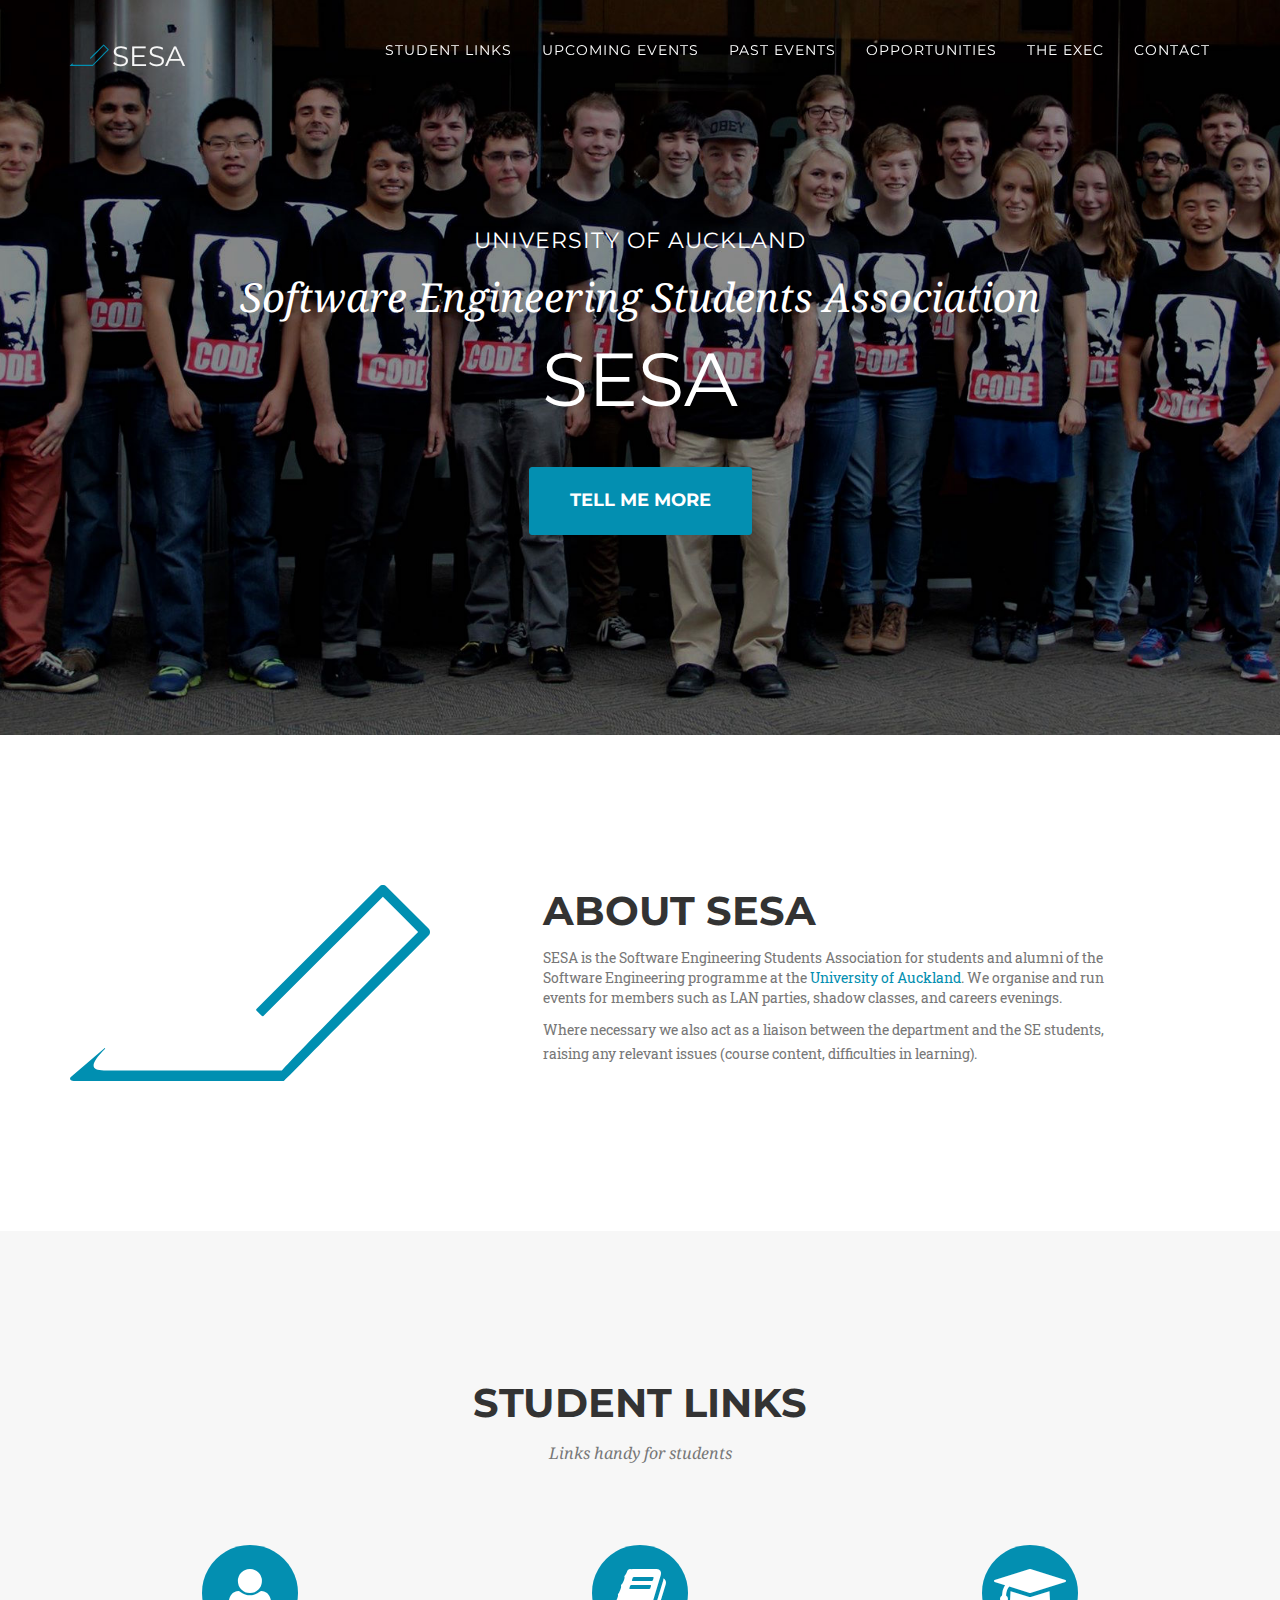
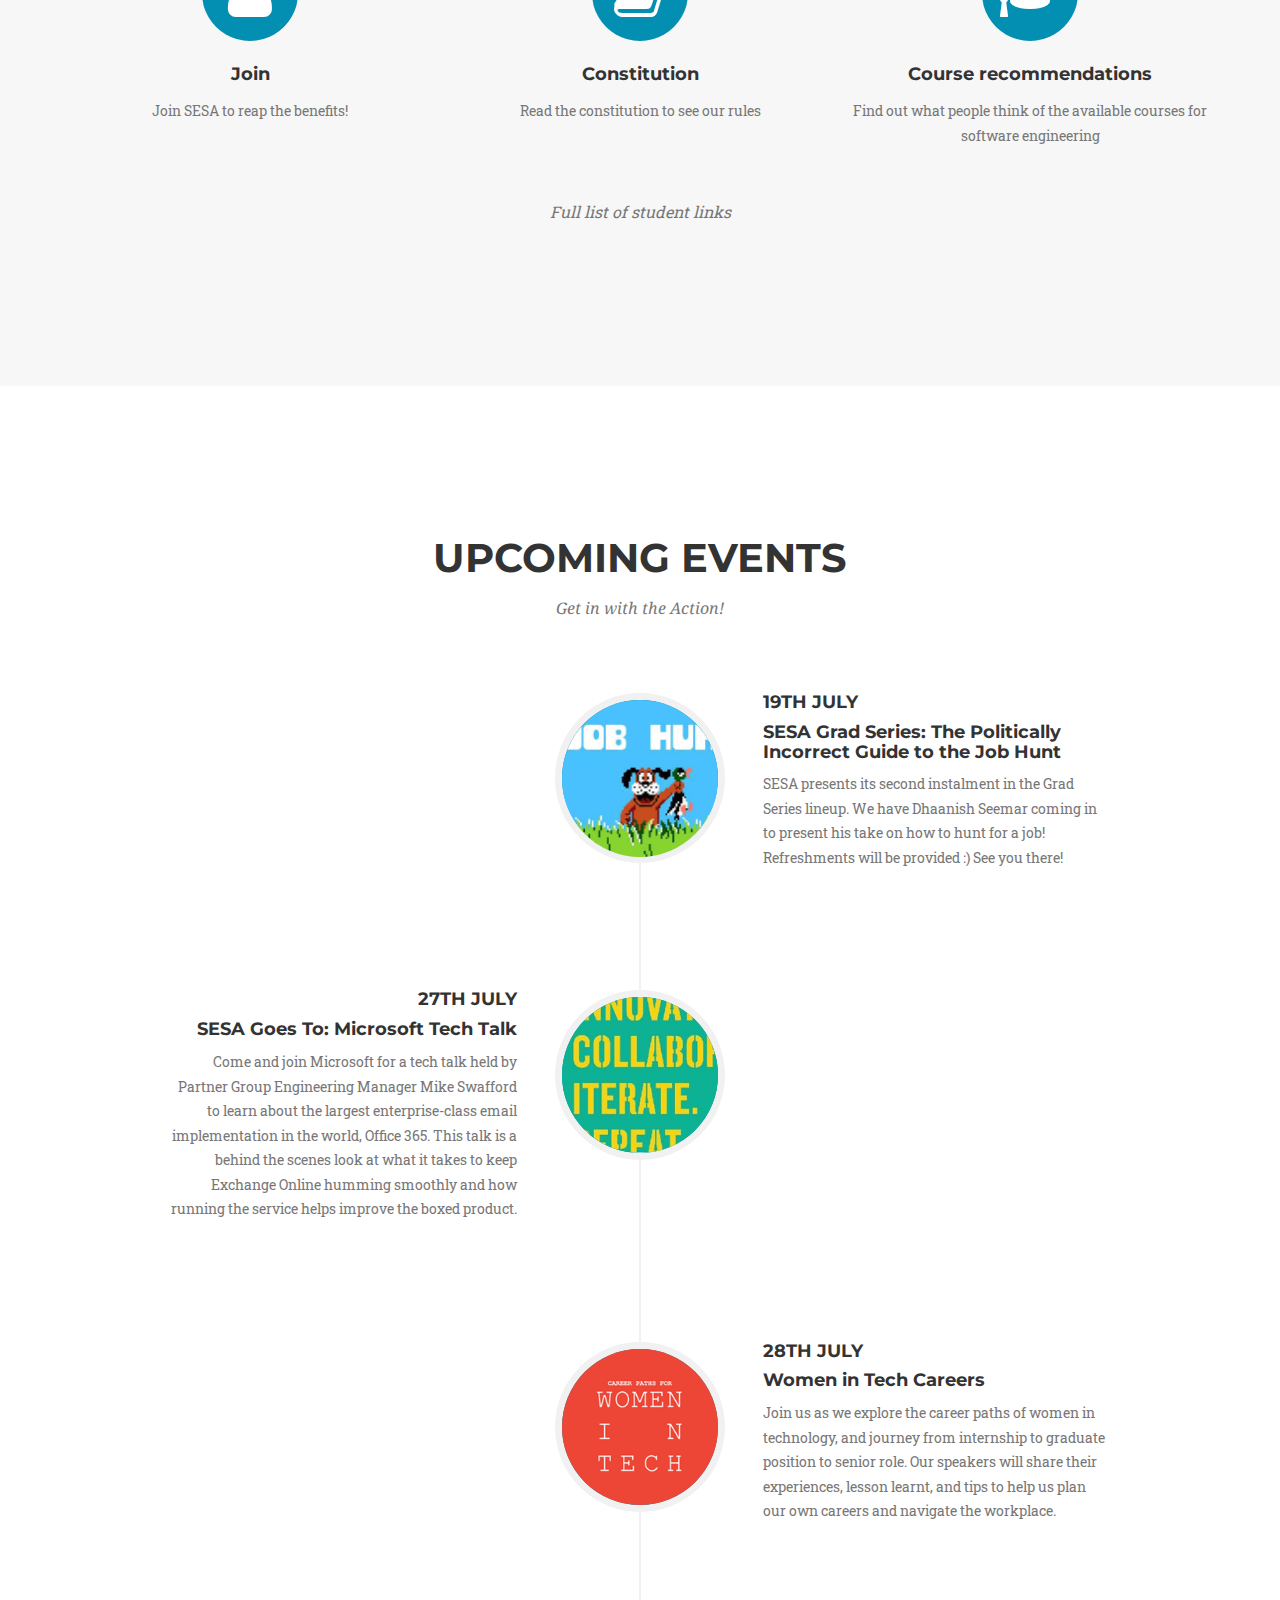
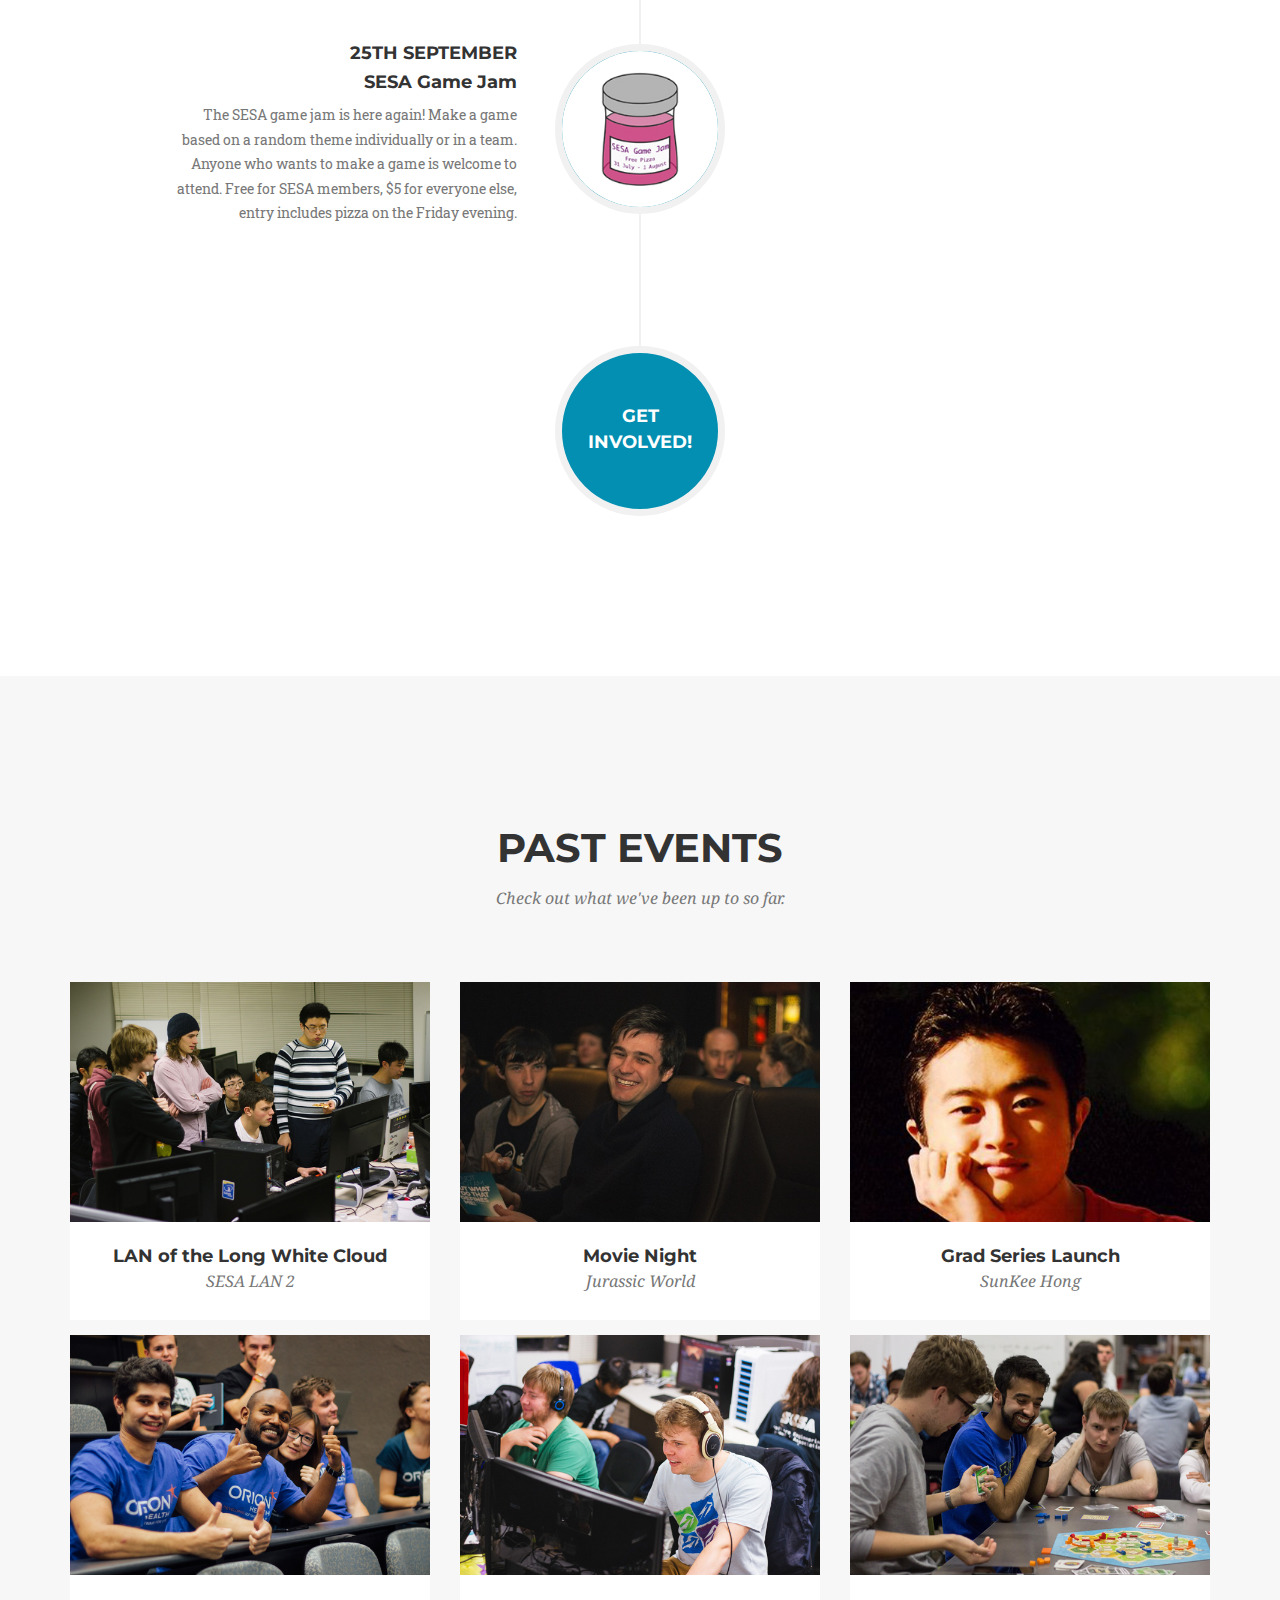
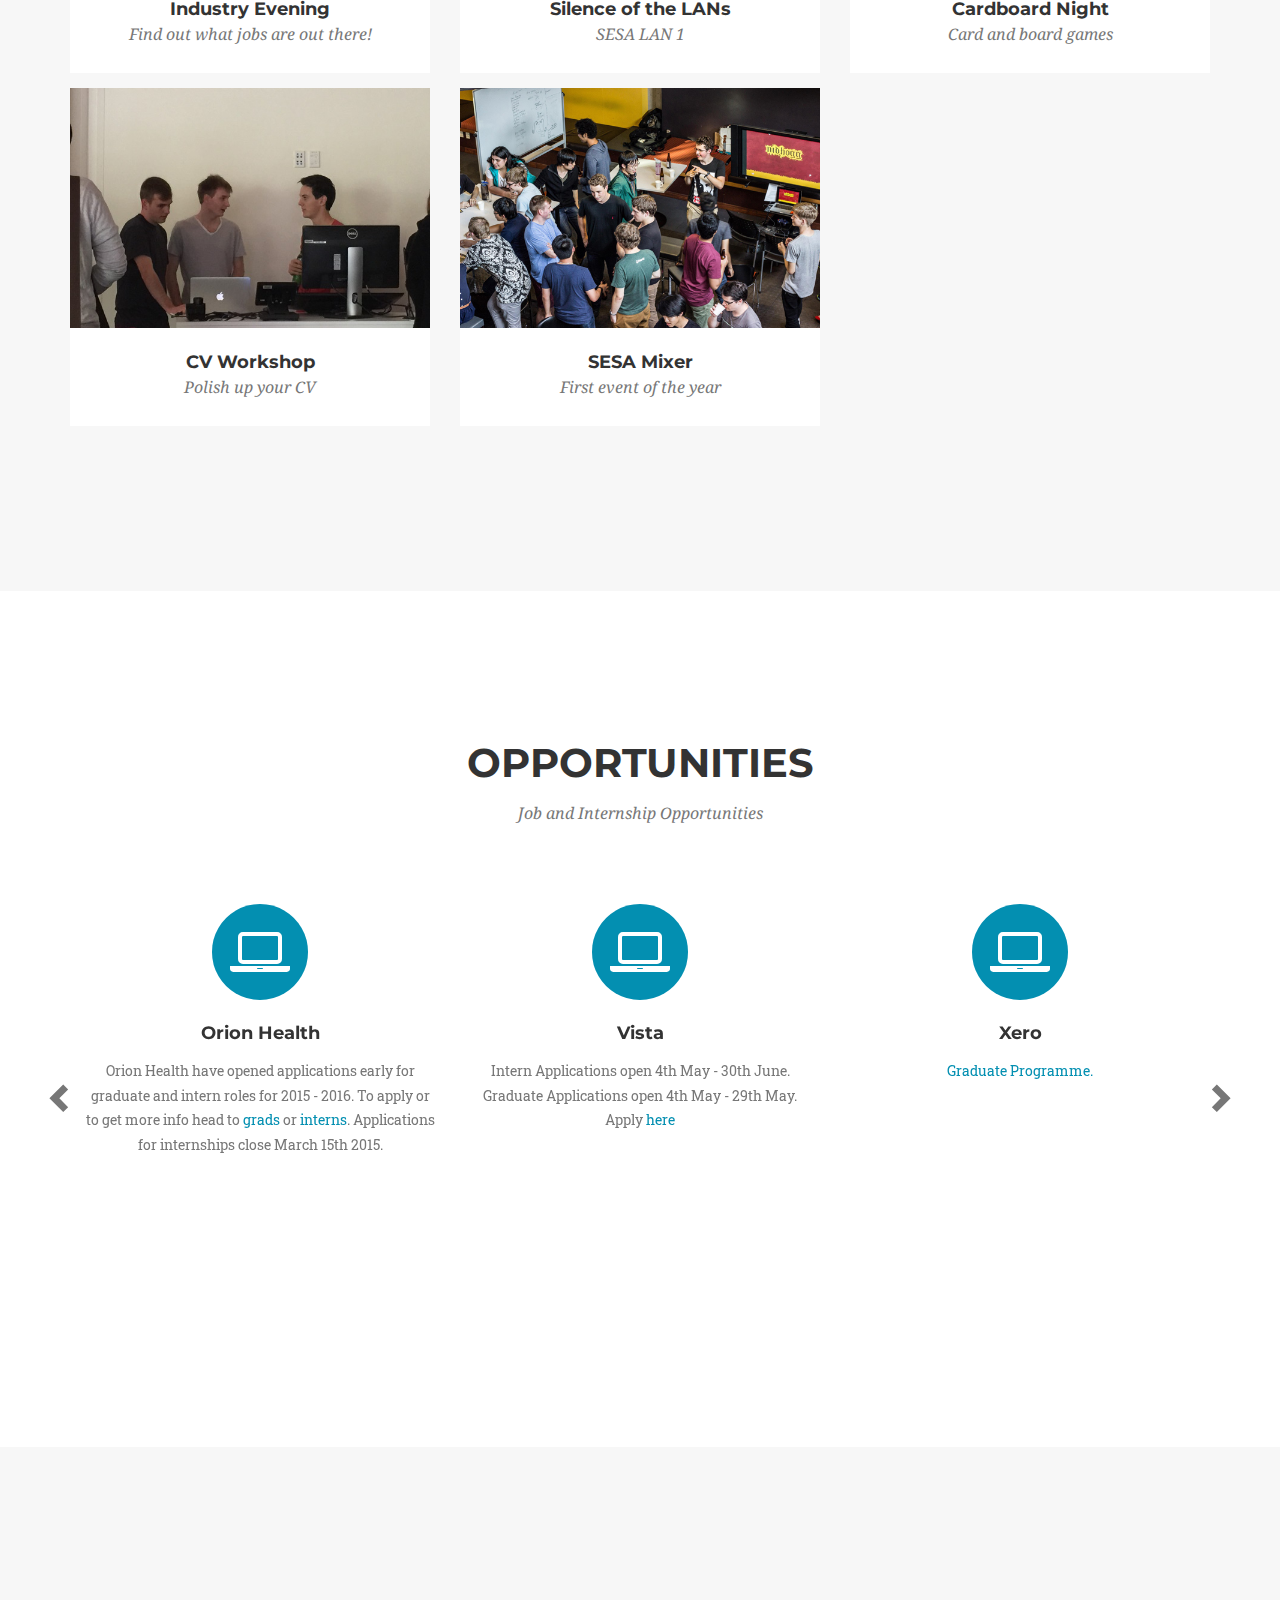
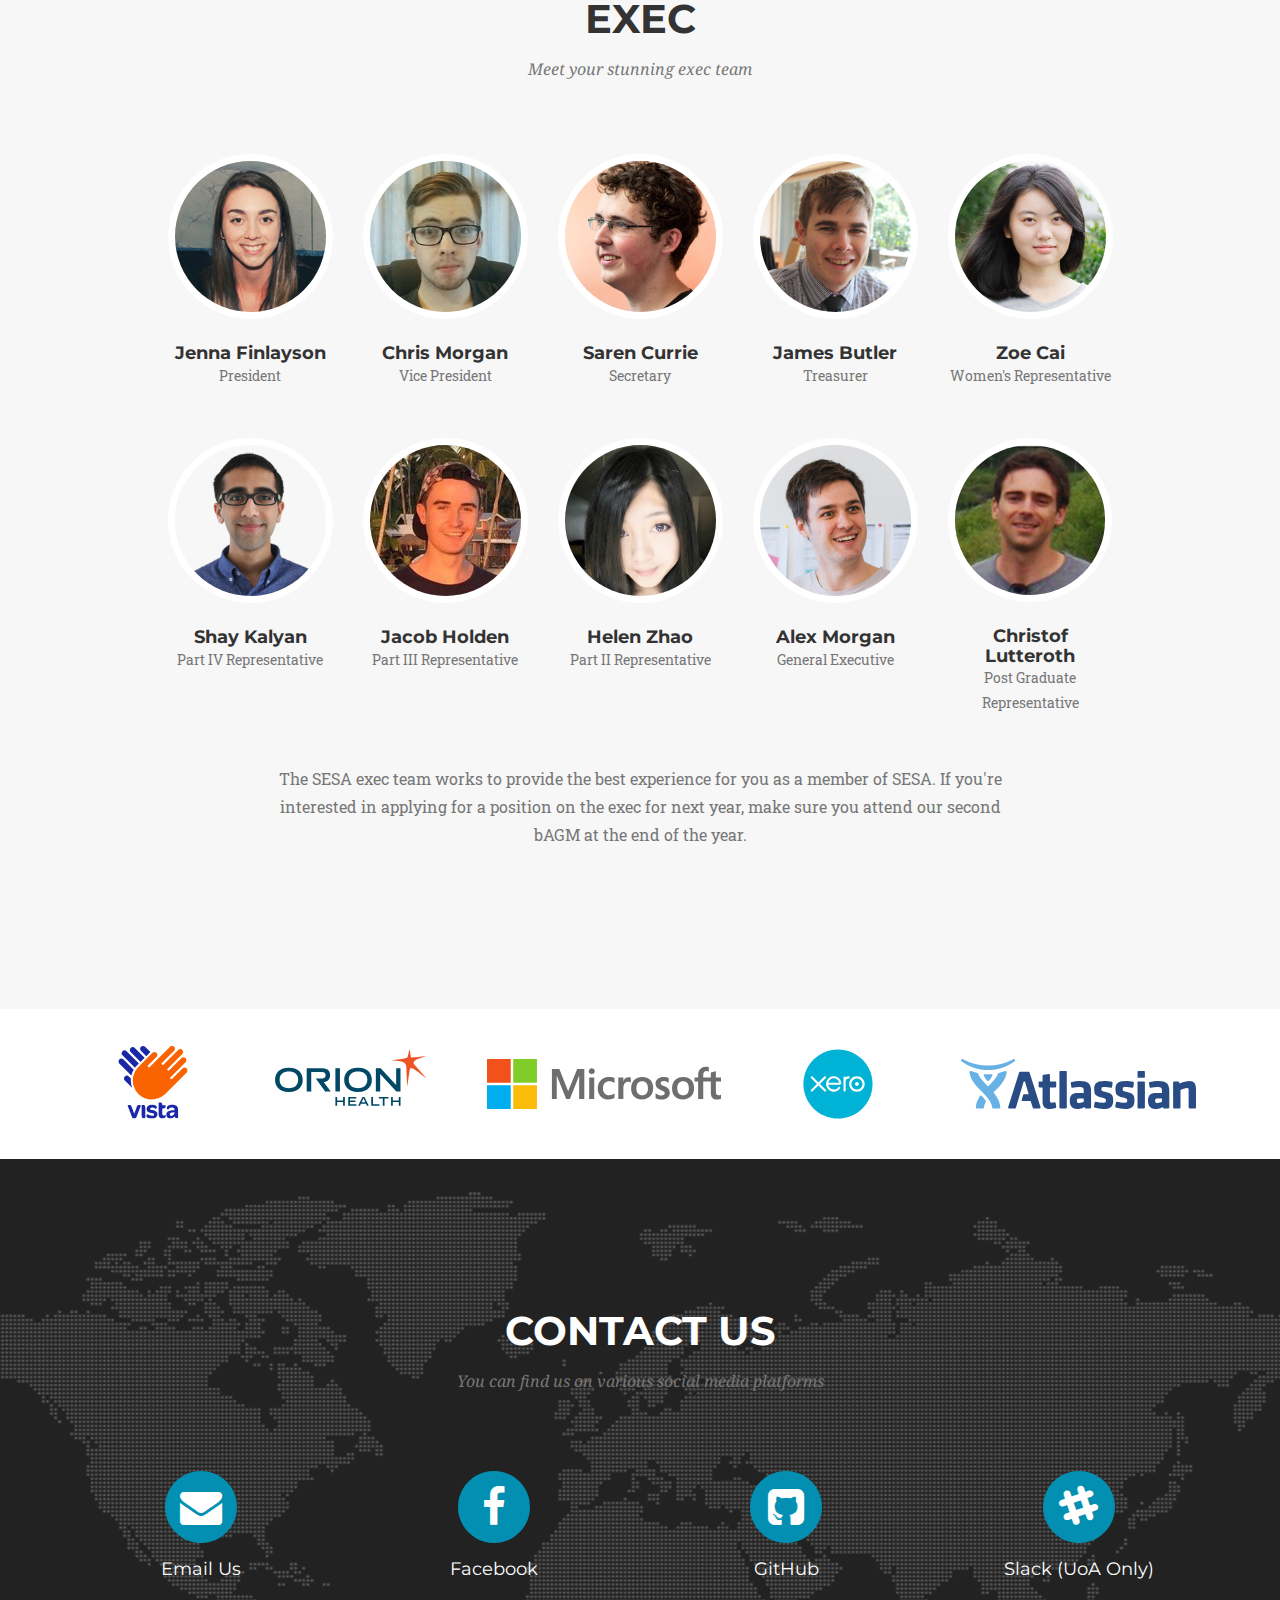
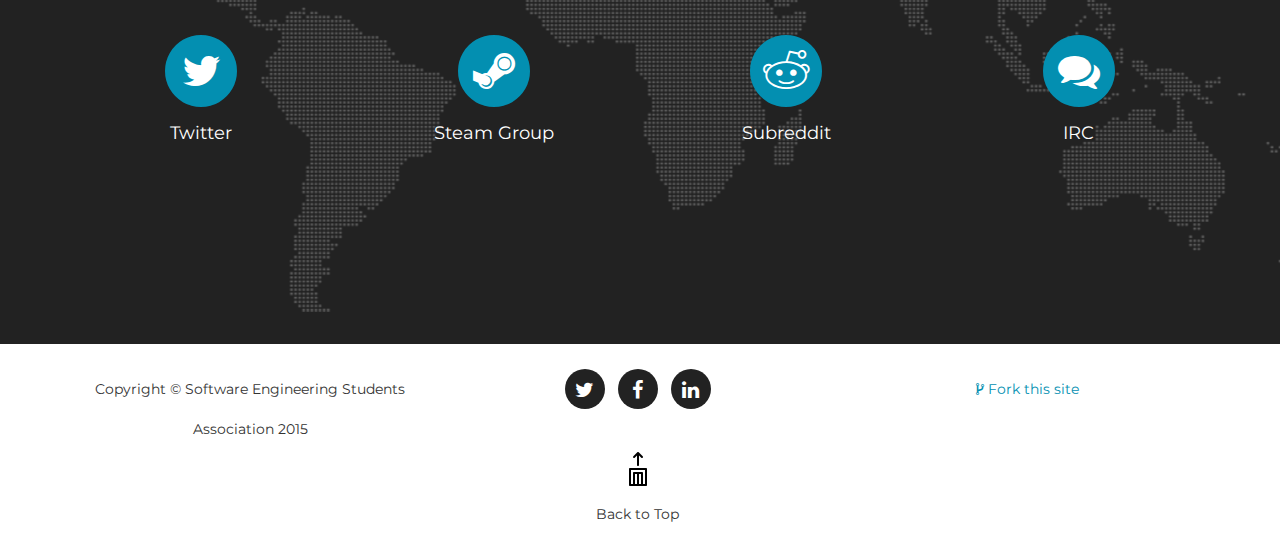
<file: index.html>
<!DOCTYPE html>
<html lang="en">

<head>

    <meta charset="utf-8">
    <meta http-equiv="X-UA-Compatible" content="IE=edge">
    <meta name="viewport" content="width=device-width, initial-scale=1">
    <meta name="description" content="">
    <meta name="author" content="">

    <title>SESA</title>

    <!-- Bootstrap Core CSS -->
    <link href="css/bootstrap.min.css" rel="stylesheet">

    <!-- Custom CSS -->
    <link href="css/agency.css" rel="stylesheet">

    <!-- SESA Font -->
    <link href="css/sesa-icons.css" rel="stylesheet" type="text/css">

    <!-- Custom Fonts -->
    <link href="font-awesome/css/font-awesome.min.css" rel="stylesheet" type="text/css">
    <link href="https://fonts.googleapis.com/css?family=Montserrat:400,700" rel="stylesheet" type="text/css">
    <link href='https://fonts.googleapis.com/css?family=Kaushan+Script' rel='stylesheet' type='text/css'>
    <link href='https://fonts.googleapis.com/css?family=Droid+Serif:400,700,400italic,700italic' rel='stylesheet' type='text/css'>
    <link href='https://fonts.googleapis.com/css?family=Roboto+Slab:400,100,300,700' rel='stylesheet' type='text/css'>

    <!-- HTML5 Shim and Respond.js IE8 support of HTML5 elements and media queries -->
    <!-- WARNING: Respond.js doesn't work if you view the page via file:// -->
    <!--[if lt IE 9]>
        <script src="https://oss.maxcdn.com/libs/html5shiv/3.7.0/html5shiv.js"></script>
        <script src="https://oss.maxcdn.com/libs/respond.js/1.4.2/respond.min.js"></script>
    <![endif]-->
    <link rel="shortcut icon" href="favicon.ico"/>

</head>

<body id="page-top" class="index">

    <!-- Navigation -->
    <nav class="navbar navbar-default navbar-fixed-top">
        <div class="container">
            <!-- Brand and toggle get grouped for better mobile display -->
            <div class="navbar-header page-scroll">
                <button type="button" class="navbar-toggle" data-toggle="collapse" data-target="#bs-example-navbar-collapse-1">
                    <span class="sr-only">Toggle navigation</span>
                    <span class="icon-bar"></span>
                    <span class="icon-bar"></span>
                    <span class="icon-bar"></span>
                </button>
                <a class="navbar-brand page-scroll" href="#page-top"><i class="si-sesa-logo"></i>SESA</a>
            </div>

            <!-- Collect the nav links, forms, and other content for toggling -->
            <div class="collapse navbar-collapse" id="bs-example-navbar-collapse-1">
                <ul class="nav navbar-nav navbar-right">
                    <li class="hidden">
                        <a href="#page-top"></a>
                    </li>
                    <li>
                        <a class="page-scroll" href="#student-links">Student Links</a>
                    </li>
                    <li>
                        <a class="page-scroll" href="#upcoming-events">Upcoming Events</a>
                    </li>
                    <li>
                        <a class="page-scroll" href="#past-events">Past Events</a>
                    </li>
                    
                    <li>
                        <a class="page-scroll" href="#opportunities">Opportunities</a>
                    </li>
                    <li>
                        <a class="page-scroll" href="#team">The Exec</a>
                    </li>
                    <li>
                        <a class="page-scroll" href="#contact">Contact</a>
                    </li>
                </ul>
            </div>
            <!-- /.navbar-collapse -->
        </div>
        <!-- /.container-fluid -->
    </nav>

    <!-- Header -->
    <header>
        <div class="container">
            <div class="intro-text">
                <div class="intro-initial">University of Auckland</div>
                <div class="intro-lead-in">Software Engineering Students Association</div>
                <div class="intro-heading">SESA</div>
                <a href="#about" class="page-scroll btn btn-xl">Tell Me More</a>
            </div>
        </div>
    </header>
    

    <section id="about">
        <div class="container">
            <div class="row flex">
                <div class="col-md-4">
                    <img src="img/SESA-logo.svg" />
                </div>
                <div class="col-md-6 col-md-offset-1">
                    <div class="row">
                        <h2 class="section-heading">About SESA</h2>
                    </div>
                    <div class="row text-muted"
                        <p>
                        SESA is the Software Engineering Students Association for students and alumni of the Software Engineering programme at the <a href="https://www.auckland.ac.nz/">University of Auckland</a>. We organise and run events for members such as LAN parties, shadow classes, and careers evenings.</p>

                        <p>
                        Where necessary we also act as a liaison between the department and the SE students, raising any relevant issues (course content, difficulties in learning).
                        </p>      
                    </div>                  
                </div>
            </div>
        </div>
    </section>


             <!-- Services Section -->
    <section id="student-links" class="bg-light-gray">
        <div class="container">
            <div class="row">
                <div class="col-lg-12 text-center">
                    <h2 class="section-heading">Student Links</h2>
                    <h3 class="section-subheading text-muted">Links handy for students</h3>
                </div>
            </div>
            <div class="row text-center">
                <div class="col-md-4">
                    <a href="#joinModal" class="portfolio-link" data-toggle="modal">
                        <span class="fa-stack fa-4x">
                            <i class="fa fa-circle fa-stack-2x text-primary"></i>
                            <i class="fa fa-user fa-stack-1x fa-inverse"></i>
                        </span>
                    </a>
                    <h4 class="service-heading">Join</h4>
                    <p class="text-muted">Join SESA to reap the benefits!</p>
                </div>
                <div class="col-md-4">
                    <a href="https://docs.google.com/document/d/1mDfG4rn5xo2SzotelvnHt3jO0PXV3mIbJDcaF919LbQ/">
                        <span class="fa-stack fa-4x">
                            <i class="fa fa-circle fa-stack-2x text-primary"></i>
                            <i class="fa fa-book fa-stack-1x fa-inverse"></i>
                        </span>
                    </a>
                    <h4 class="service-heading">Constitution</h4>
                    <p class="text-muted">Read the constitution to see our rules</p>
                </div>
                <div class="col-md-4">
                    <a href="https://docs.google.com/spreadsheet/ccc?key=0AjdheFrwyAvsdEN5UWhXZTRHQ1JOZk52aXE1VmdRT3c">
                        <span class="fa-stack fa-4x">
                            <i class="fa fa-circle fa-stack-2x text-primary"></i>
                            <i class="fa fa-graduation-cap fa-stack-1x fa-inverse"></i>
                        </span>
                    </a>
                    <h4 class="service-heading">Course recommendations</h4>
                    <p class="text-muted">Find out what people think of the available courses for software engineering</a></p>
                </div>
            </div>
            <div class="row full-links">
                <div class="col-lg-8 col-lg-offset-2 text-center">
                    <a href="https://docs.google.com/a/aucklanduni.ac.nz/document/d/13e_HGS0YkJ0NPy5i9pqJNruYMGXN5_Kylfwe4TDP_eQ/">
                        <p class="large text-muted">Full list of student links</p>
                    </a>
                </div>
            </div>
        </div>
    </section>

   

    <!-- About Section -->
    <section id="upcoming-events">
        <div class="container">
            <div class="row">
                <div class="col-lg-12 text-center">
                    <h2 class="section-heading">Upcoming Events</h2>
                    <h3 class="section-subheading text-muted">Get in with the Action!</h3>
                </div>
            </div>
            <div class="row">
                <div class="col-lg-12">
                    <ul class="timeline">
                        <li class="timeline-inverted">
                            <div class="timeline-image">
                                <img class="img-circle img-responsive" src="img/upcoming-events/job_hunt.jpg" alt="">
                            </div>
                            <div class="timeline-panel">
                                <div class="timeline-heading">
                                    <h4>19th July</h4>
                                    <h4 class="subheading">
SESA Grad Series: The Politically Incorrect Guide to the Job Hunt</h4>
                                </div>
                                <div class="timeline-body">
                                    <p class="text-muted">SESA presents its second instalment in the Grad Series lineup. We have Dhaanish Seemar coming in to present his take on how to hunt for a job! Refreshments will be provided :)
See you there!</p>
                                </div>
                            </div>
                        </li>
                        <li>
                            <div class="timeline-image">
                                <img class="img-circle img-responsive" src="img/upcoming-events/microsoft_tech_talk.jpg" alt="">
                            </div>
                            <div class="timeline-panel">
                                <div class="timeline-heading">
                                    <h4>27th July</h4>
                                    <h4 class="subheading">SESA Goes To: Microsoft Tech Talk</h4>
                                </div>
                                <div class="timeline-body">
                                    <p class="text-muted">Come and join Microsoft for a tech talk held by Partner Group Engineering Manager Mike Swafford to learn about the largest enterprise-class email implementation in the world, Office 365. This talk is a behind the scenes look at what it takes to keep Exchange Online humming smoothly and how running the service helps improve the boxed product.</p>
                                </div>
                            </div>
                        </li>
                        <li class="timeline-inverted">
                           <div class="timeline-image">
                                <img class="img-circle img-responsive" src="img/upcoming-events/women_in_tech.png" alt="">
                            </div>
                            <div class="timeline-panel">
                                <div class="timeline-heading">
                                    <h4>28th July</h4>
                                    <h4 class="subheading">Women in Tech Careers</h4>
                                </div>
                                <div class="timeline-body">
                                    <p class="text-muted">Join us as we explore the career paths of women in technology, and journey from internship to graduate position to senior role. Our speakers will share their experiences, lesson learnt, and tips to help us plan our own careers and navigate the workplace.</p>
                                </div>
                            </div>
                        </li>
                        <li>
                            <div class="timeline-image">
                                <img class="img-circle img-responsive" src="img/upcoming-events/game_jam.jpg" alt="">
                            </div>
                            <div class="timeline-panel">
                                <div class="timeline-heading">
                                    <h4>25th September</h4>
                                    <h4 class="subheading">SESA Game Jam</h4>
                                </div>
                                <div class="timeline-body">
                                    <p class="text-muted">The SESA game jam is here again! Make a game based on a random theme individually or in a team. Anyone who wants to make a game is welcome to attend. Free for SESA members, $5 for everyone else, entry includes pizza on the Friday evening.</p>
                                </div>
                            </div>
                        </li>
                        <li class="timeline-inverted">
                            <a href="#contact" class="page-scroll get-involved">
                                <div class="timeline-image">
                                    <h4>Get
                                    <br>Involved!</h4>
                                
                                </div>
                            </a>
                        </li>
                    </ul>
                </div>
            </div>
        </div>
    </section>
    
        <!-- Portfolio Grid Section -->
    <section id="past-events" class="bg-light-gray">
        <div class="container">
            <div class="row">
                <div class="col-lg-12 text-center">
                    <h2 class="section-heading">Past Events</h2>
                    <h3 class="section-subheading text-muted">Check out what we've been up to so far.</h3>
                </div>
            </div>
            <div class="row">
                <div class="col-md-4 col-sm-6 portfolio-item">
                    <a href="#portfolioModalLAN2" class="portfolio-link" data-toggle="modal">
                        <div class="portfolio-hover">
                            <div class="portfolio-hover-content">
                                <i class="fa fa-plus fa-3x"></i>
                            </div>
                        </div>
                        <img src="img/past-events/lan2.jpg" class="img-responsive" alt="">
                    </a>
                    <div class="portfolio-caption">
                        <h4>LAN of the Long White Cloud</h4>
                        <p class="text-muted">SESA LAN 2</p>
                    </div>
                </div>
                <div class="col-md-4 col-sm-6 portfolio-item">
                    <a href="#portfolioModalMovieNight" class="portfolio-link" data-toggle="modal">
                        <div class="portfolio-hover">
                            <div class="portfolio-hover-content">
                                <i class="fa fa-plus fa-3x"></i>
                            </div>
                        </div>
                        <img src="img/past-events/movienight.jpg" class="img-responsive" alt="">
                    </a>
                    <div class="portfolio-caption">
                        <h4>Movie Night</h4>
                        <p class="text-muted">Jurassic World</p>
                    </div>
                </div>
                <div class="col-md-4 col-sm-6 portfolio-item">
                    <a href="#portfolioModalDefault" class="portfolio-link" data-toggle="modal">
                        <div class="portfolio-hover">
                            <div class="portfolio-hover-content">
                                <i class="fa fa-plus fa-3x"></i>
                            </div>
                        </div>
                        <img src="img/past-events/sunkee.jpg" class="img-responsive" alt="">
                    </a>
                    <div class="portfolio-caption">
                        <h4>Grad Series Launch</h4>
                        <p class="text-muted">SunKee Hong</p>
                    </div>
                </div>
                <div class="col-md-4 col-sm-6 portfolio-item">
                    <a href="#portfolioModalDefault" class="portfolio-link" data-toggle="modal">
                        <div class="portfolio-hover">
                            <div class="portfolio-hover-content">
                                <i class="fa fa-plus fa-3x"></i>
                            </div>
                        </div>
                        <img src="img/past-events/industry.jpg" class="img-responsive" alt="">
                    </a>
                    <div class="portfolio-caption">
                        <h4>Industry Evening</h4>
                        <p class="text-muted">Find out what jobs are out there!</p>
                    </div>
                </div>
                <div class="col-md-4 col-sm-6 portfolio-item">
                    <a href="#portfolioModalDefault" class="portfolio-link" data-toggle="modal">
                        <div class="portfolio-hover">
                            <div class="portfolio-hover-content">
                                <i class="fa fa-plus fa-3x"></i>
                            </div>
                        </div>
                        <img src="img/past-events/lan1.jpg" class="img-responsive" alt="">
                    </a>
                    <div class="portfolio-caption">
                        <h4>Silence of the LANs</h4>
                        <p class="text-muted">SESA LAN 1</p>
                    </div>
                </div>
                <div class="col-md-4 col-sm-6 portfolio-item">
                    <a href="#portfolioModalDefault" class="portfolio-link" data-toggle="modal">
                        <div class="portfolio-hover">
                            <div class="portfolio-hover-content">
                                <i class="fa fa-plus fa-3x"></i>
                            </div>
                        </div>
                        <img src="img/past-events/cardboard.jpg" class="img-responsive" alt="">
                    </a>
                    <div class="portfolio-caption">
                        <h4>Cardboard Night</h4>
                        <p class="text-muted">Card and board games</p>
                    </div>
                </div>
                <div class="col-md-4 col-sm-6 portfolio-item">
                    <a href="#portfolioModalCV" class="portfolio-link" data-toggle="modal">
                        <div class="portfolio-hover">
                            <div class="portfolio-hover-content">
                                <i class="fa fa-plus fa-3x"></i>
                            </div>
                        </div>
                        <img src="img/past-events/cvworkshop.jpg" class="img-responsive" alt="">
                    </a>
                    <div class="portfolio-caption">
                        <h4>CV Workshop</h4>
                        <p class="text-muted">Polish up your CV</p>
                    </div>
                </div>
                <div class="col-md-4 col-sm-6 portfolio-item">
                    <a href="#portfolioModalDefault" class="portfolio-link" data-toggle="modal">
                        <div class="portfolio-hover">
                            <div class="portfolio-hover-content">
                                <i class="fa fa-plus fa-3x"></i>
                            </div>
                        </div>
                        <img src="img/past-events/mixer.jpg" class="img-responsive" alt="">
                    </a>
                    <div class="portfolio-caption">
                        <h4>SESA Mixer</h4>
                        <p class="text-muted">First event of the year</p>
                    </div>
                </div>
            </div>
        </div>
    </section>
    

    
     <!-- Services Section -->
    <section id="opportunities">
        <div class="container">

            <div class="row">
                <div class="col-lg-12 text-center">
                    <h2 class="section-heading">Opportunities</h2>
                    <h3 class="section-subheading text-muted">Job and Internship Opportunities</h3>
                </div>
            </div>
            
            <div id="ops-carousel" class="row carousel slide" data-interval="false" data-ride="carousel">

                <div class="text-center carousel-inner" role="listbox">

                    <div class="item col-lg-12 active">
                        <div class="col-md-4">
                            <span class="fa-stack fa-4x">
                                <i class="fa fa-circle fa-stack-2x text-primary"></i>
                                <i class="fa fa-laptop fa-stack-1x fa-inverse"></i>
                            </span>
                            <h4 class="service-heading">Orion Health</h4>
                            <p class="text-muted">Orion Health have opened applications early for graduate and intern roles for 2015 - 2016. To apply or to get more info head to <a href="https://www.orionhealth.com/nz/careers/graduates">grads</a> or <a href="https://www.orionhealth.com/nz/careers/internships">interns</a>. Applications for internships close March 15th 2015.</p>
                        </div>
                        <div class="col-md-4">
                            <span class="fa-stack fa-4x">
                                <i class="fa fa-circle fa-stack-2x text-primary"></i>
                                <i class="fa fa-laptop fa-stack-1x fa-inverse"></i>
                            </span>
                            <h4 class="service-heading">Vista</h4>
                            <p class="text-muted">Intern Applications open 4th May - 30th June. Graduate Applications open 4th May - 29th May. Apply <a href="http://www.vista.co/en/careers/job-listing/?filter=intern-graduate-programme ">here</a></p>
                        </div>
                        <div class="col-md-4">
                            <span class="fa-stack fa-4x">
                                <i class="fa fa-circle fa-stack-2x text-primary"></i>
                                <i class="fa fa-laptop fa-stack-1x fa-inverse"></i>
                            </span>
                            <h4 class="service-heading">Xero</h4>
                            <p class="text-muted"><a href="https://www.xero.com/nz/about/careers/graduate/about/">Graduate Programme.</a></p>
                        </div>
                    </div>
                    <div class="item col-lg-12">
                        <div class="col-md-4">
                            <span class="fa-stack fa-4x">
                                <i class="fa fa-circle fa-stack-2x text-primary"></i>
                                <i class="fa fa-laptop fa-stack-1x fa-inverse"></i>
                            </span>
                            <h4 class="service-heading">Atlassian</h4>
                            <p class="text-muted">2016 Graduate Program - Developer. <br> See <a href="https://www.atlassian.com/company/careers/jobs/listing?org=ATLASSIAN&cws=1&rid=2270">here</a></p>
                        </div>
                        <div class="col-md-4">
                            <span class="fa-stack fa-4x">
                                <i class="fa fa-circle fa-stack-2x text-primary"></i>
                                <i class="fa fa-laptop fa-stack-1x fa-inverse"></i>
                            </span>
                            <h4 class="service-heading">Soft Tech</h4>
                            <p class="text-muted"><a href="http://www.stgroup.com/">Soft Tech</a> is starting a Graduate Cadet Programme. For more information, check out the programme details <a href="https://drive.google.com/file/d/0B8-eh6khp9YkNGdQSGZmZEduQWl1OHlsdzlOWlVZUy14U3Q0/view">here.</a></p>
                        </div>
                        <div class="col-md-4">
                            <span class="fa-stack fa-4x">
                                <i class="fa fa-circle fa-stack-2x text-primary"></i>
                                <i class="fa fa-laptop fa-stack-1x fa-inverse"></i>
                            </span>
                            <h4 class="service-heading">Microsoft</h4>
                            <p class="text-muted">Internship and Graduate opportunities - Redmond HQ. Info <a href="http://careers.microsoft.com/careers/en/us/collegehome.aspx">here</a></p>
                        </div>
                    </div>
                    <div class="item col-lg-12">
                        <div class="col-md-4">
                            <span class="fa-stack fa-4x">
                                <i class="fa fa-circle fa-stack-2x text-primary"></i>
                                <i class="fa fa-laptop fa-stack-1x fa-inverse"></i>
                            </span>
                            <h4 class="service-heading">Fiserv</h4>
                            <p class="text-muted">Graduate Opportunities. Check them out at the Careers Fair on May 20th! Info <a href="http://jobs.fiserv.co.nz/university-of-auckland-sesa-graduate-opportunities/">here.</a></p>
                        </div>
                        <div class="col-md-4">
                            <span class="fa-stack fa-4x">
                                <i class="fa fa-circle fa-stack-2x text-primary"></i>
                                <i class="fa fa-laptop fa-stack-1x fa-inverse"></i>
                            </span>
                            <h4 class="service-heading">Imersia</h4>
                            <p class="text-muted">"<a href="http://www.imersia.com/">Imersia</a> are building a cloud based geospatial game engine to power the next generation of augmented reality games."
        Unity Game development & Cloud development roles available, full-time, both grad and interns.
        Send your inquiries / applications to mark@imersia.com</p>
                        </div>
                        <div class="col-md-4">
                            <span class="fa-stack fa-4x">
                                <i class="fa fa-circle fa-stack-2x text-primary"></i>
                                <i class="fa fa-laptop fa-stack-1x fa-inverse"></i>
                            </span>
                            <h4 class="service-heading">Auckland Microfinance Initiative: Director of IT</h4>
                            <p class="text-muted"><a href="http://aucklandmicrofinance.org/">The Auckland Microfinance Initiative</a>, a student club at the University of Auckland, is looking for a <a href="https://www.google.com/url?q=https%3A%2F%2Fwww.facebook.com%2Fdownload%2F772337756163913%2FDirector%2520of%2520IT.pdf&amp;sa=D&amp;sntz=1&amp;usg=AFQjCNG0S68-Di3YDpvf5IaV3LEDy-zcNw">Director of IT</a> for 2015. AMI is involved in economic development and poverty alleviation.
        Apply ASAP since the deadline has passed but AMI are still in need of someone to be in charge of all things website and IT oriented. AMI would love to have an Exec member who could work magic with these things.
        </p>
                        </div>
                    </div>
                    <div class="item col-lg-12">
                        <div class="col-md-4">
                            <span class="fa-stack fa-4x">
                                <i class="fa fa-circle fa-stack-2x text-primary"></i>
                                <i class="fa fa-laptop fa-stack-1x fa-inverse"></i>
                            </span>
                            <h4 class="service-heading">EROAD</h4>
                            <p class="text-muted"><a href="http://careers.eroad.co.nz/ ">Graduate Positions.</a></p>
                        </div>
                    </div>

                </div>
                <a class="left carousel-control" href="#ops-carousel" role="button" data-slide="prev">
                    <span class="glyphicon glyphicon-chevron-left"></span>
                    <span class="sr-only">Previous</span>
                </a>
                <a class="right carousel-control" href="#ops-carousel" role="button" data-slide="next">
                    <span class="glyphicon glyphicon-chevron-right"></span>
                    <span class="sr-only">Next</span>
                </a>
            </div>           
        </div>
        
    </section>



    <!-- Team Section -->
    <section id="team" class="bg-light-gray">
        <div class="container">
            <div class="row">
                <div class="col-lg-12 text-center">
                    <h2 class="section-heading">Exec</h2>
                    <h3 class="section-subheading text-muted">Meet your stunning exec team</h3>
                </div>
            </div>
            <div class="row">
                <div class="col-md-2 col-md-offset-1">
                    <div class="team-member">
                        <img src="img/team/jenna.jpg" class="img-responsive img-circle" alt="">
                        <h4>Jenna Finlayson</h4>
                        <p class="text-muted">President</p>
                    </div>
                </div>
                <div class="col-md-2">
                    <div class="team-member">
                        <img src="img/team/chris.jpg" class="img-responsive img-circle" alt="">
                        <h4>Chris Morgan</h4>
                        <p class="text-muted">Vice President</p>
                    </div>
                </div>
                <div class="col-md-2">
                    <div class="team-member">
                        <img src="img/team/saren.jpg" class="img-responsive img-circle" alt="">
                        <h4>Saren Currie</h4>
                        <p class="text-muted">Secretary</p>
                    </div>
                </div>
                <div class="col-md-2">
                    <div class="team-member">
                        <img src="img/team/james.jpg" class="img-responsive img-circle" alt="">
                        <h4>James Butler</h4>
                        <p class="text-muted">Treasurer</p>
                    </div>
                </div>
                <div class="col-md-2">
                    <div class="team-member">
                        <img src="img/team/zoe.jpg" class="img-responsive img-circle" alt="">
                        <h4>Zoe Cai</h4>
                        <p class="text-muted">Women's Representative</p>
                    </div>
                </div>
            </div>
            <div class="row">
                <div class="col-md-2 col-md-offset-1">
                    <div class="team-member">
                        <img src="img/team/shay.png" class="img-responsive img-circle" alt="">
                        <h4>Shay Kalyan</h4>
                        <p class="text-muted">Part IV Representative</p>
                    </div>
                </div>
                <div class="col-md-2">
                    <div class="team-member">
                        <img src="img/team/jacob.jpg" class="img-responsive img-circle" alt="">
                        <h4>Jacob Holden</h4>
                        <p class="text-muted">Part III Representative</p>
                    </div>
                </div>
                <div class="col-md-2">
                    <div class="team-member">
                        <img src="img/team/helen.jpg" class="img-responsive img-circle" alt="">
                        <h4>Helen Zhao</h4>
                        <p class="text-muted">Part II Representative</p>
                    </div>
                </div>
                <div class="col-md-2">
                    <div class="team-member">
                        <img src="img/team/alex.jpg" class="img-responsive img-circle" alt="">
                        <h4>Alex Morgan</h4>
                        <p class="text-muted">General Executive</p>
                    </div>
                </div>
                <div class="col-md-2">
                    <div class="team-member">
                        <img src="img/team/christof.jpg" class="img-responsive img-circle" alt="">
                        <h4>Christof Lutteroth</h4>
                        <p class="text-muted">Post Graduate Representative</p>
                    </div>
                </div>
            </div>
            <div class="row">
                <div class="col-lg-8 col-lg-offset-2 text-center">
                    <p class="large text-muted">The SESA exec team works to provide the best experience for you as a member of SESA. If you're interested in applying for a position on the exec for next year, make sure you attend our second bAGM at the end of the year.</p>
                </div>
            </div>
        </div>
    </section>

    <!-- Clients Aside -->
    <aside class="clients">
        <div class="container">
            <div class="row">
                <div class="col-md-2 vista">
                    <a href="http://www.vista.co">
                        <img src="img/logos/vista-coloured.svg" class="img-responsive img-centered" alt="">
                    </a>
                </div>
                <div class="col-md-2 orion">
                    <a href="https://www.orionhealth.com/nz/">
                        <img src="img/logos/orion-coloured.svg" class="img-responsive img-centered" alt="">
                    </a>
                </div>
                <div class="col-md-3 microsoft">
                    <a href="http://www.microsoft.com/">
                        <img src="img/logos/microsoft.svg" class="img-responsive img-centered" alt="">
                    </a>
                </div>
                <div class="col-md-2 xero">
                    <a href="https://www.xero.com/">
                        <img src="img/logos/xero.svg" class="img-responsive img-centered" alt="">
                    </a>
                </div>
                <div class="col-md-3 atlassian">
                    <a href="https://www.atlassian.com/">
                        <img src="img/logos/atlassian-navy.svg" class="img-responsive img-centered" alt="">
                    </a>
                </div>
            </div>
        </div>
    </aside>
    
    <!-- Contact Section -->
    <section id="contact">
        <div class="container">
            <div class="row">
                <div class="col-lg-12 text-center">
                    <h2 class="section-heading">Contact Us</h2>
                    <h3 class="section-subheading text-muted">You can find us on various social media platforms</h3>
                </div>
            </div>
            <div class="row">
                <div class="col-xs-6 col-md-3">
                    <div class="contact-link">
                        <a href="mailto:exec@sesa.org.nz">
                            <span class="fa-stack fa-3x">
                                <i class="fa fa-circle fa-stack-2x text-primary"></i>
                                <i class="fa fa-envelope fa-stack-1x fa-inverse"></i>
                            </span>
                        </a>
                        <h4>Email Us</h4>
                    </div>
                </div>
                <div class="col-xs-6 col-md-3">
                    <div class="contact-link">
                        <a href="https://www.facebook.com/groups/ausesa/">
                            <span class="fa-stack fa-3x">
                                <i class="fa fa-circle fa-stack-2x text-primary"></i>
                                <i class="fa fa-facebook fa-stack-1x fa-inverse"></i>
                            </span>
                        </a>
                        <h4>Facebook</h4>
                    </div>
                </div>
                <div class="col-xs-6 col-md-3">
                    <div class="contact-link">
                        <a href="https://github.com/ausesa">
                            <span class="fa-stack fa-3x">
                                <i class="fa fa-circle fa-stack-2x text-primary"></i>
                                <i class="fa fa-github-square fa-stack-1x fa-inverse"></i>
                            </span>
                        </a>
                        <h4>GitHub</h4>
                    </div>
                </div>
                <div class="col-xs-6 col-md-3">
                    <div class="contact-link">
                        <a href="https://softeng.slack.com/messages/sesa">
                            <span class="fa-stack fa-3x">
                                <i class="fa fa-circle fa-stack-2x text-primary"></i>
                                <i class="fa fa-slack fa-stack-1x fa-inverse"></i>
                            </span>
                        </a>
                        <h4>Slack (UoA Only)</h4>
                    </div>
                </div>
            </div>
            <div class="row">
                <div class="col-xs-6 col-md-3">
                    <div class="contact-link">
                        <a href="https://twitter.com/sesauoa">
                            <span class="fa-stack fa-3x">
                                <i class="fa fa-circle fa-stack-2x text-primary"></i>
                                <i class="fa fa-twitter fa-stack-1x fa-inverse"></i>
                            </span>
                        </a>
                        <h4>Twitter</h4>
                    </div>
                </div>
                <div class="col-xs-6 col-md-3">
                    <div class="contact-link">
                        <a href="http://steamcommunity.com/groups/sesa">
                            <span class="fa-stack fa-3x">
                                <i class="fa fa-circle fa-stack-2x text-primary"></i>
                                <i class="fa fa-steam fa-stack-1x fa-inverse"></i>
                            </span>
                        </a>
                        <h4>Steam Group</h4>
                    </div>
                </div>
                <div class="col-xs-6 col-md-3">
                    <div class="contact-link">
                        <a href="http://www.reddit.com/r/sesa/">
                            <span class="fa-stack fa-3x">
                                <i class="fa fa-circle fa-stack-2x text-primary"></i>
                                <i class="fa fa-reddit fa-stack-1x fa-inverse"></i>
                            </span>
                        </a>
                        <h4>Subreddit</h4>
                    </div>
                </div>
                <div class="col-xs-6 col-md-3">
                    <div class="contact-link">
                        <a href="https://kiwiirc.com/client/irc.freenode.net#AUSESA">
                            <span class="fa-stack fa-3x">
                                <i class="fa fa-circle fa-stack-2x text-primary"></i>
                                <i class="fa fa-comments fa-stack-1x fa-inverse"></i>
                            </span>
                        </a>
                        <h4>IRC</h4>
                    </div>
                </div>
            </div>
        </div>
    </section>

    <footer>
        <div class="container">
            <div class="row">
                <div class="col-md-4">
                    <span class="copyright">Copyright &copy; Software Engineering Students Association 2015</span>
                </div>
                <div class="col-md-4">
                    <ul class="list-inline social-buttons">
                        <li><a href="https://twitter.com/sesauoa"><i class="fa fa-twitter"></i></a>
                        </li>
                        <li><a href="https://www.facebook.com/groups/ausesa"><i class="fa fa-facebook"></i></a>
                        </li>
                        <li><a href="https://www.linkedin.com/vsearch/p?keywords=Software+Engineering+Students+Association+%28SESA%29&trk=prof-edu-activities_and_societies"><i class="fa fa-linkedin"></i></a>
                        </li>
                    </ul>
                </div>
                <div class="col-md-4">
                    <ul class="list-inline quicklinks">
                        <li>
                            <a class="fork" href="https://github.com/ausesa/ausesa.github.com">
                                <i class="fa fa-code-fork text-primary"></i>
                                <span>Fork this site</span>
                            </a>
                        </li>
                    </ul>
                </div>
                </div>
                <div class="row">
                    <div class="col-md-4"></div>
                        <div class="col-md-4">
                            <ul class="list-inline quicklinks">
                                <li>
                                    <div class="elevator elevator-button">
                            <svg class="sweet-svg" xmlns="http://www.w3.org/2000/svg" xmlns:xlink="http://www.w3.org/1999/xlink" version="1.1" x="0px" y="0px" viewBox="0 0 100 100" enable-background="new 0 0 100 100" xml:space="preserve" height="100px" width="100px">
                                <path d="M70,47.5H30c-1.4,0-2.5,1.1-2.5,2.5v40c0,1.4,1.1,2.5,2.5,2.5h40c1.4,0,2.5-1.1,2.5-2.5V50C72.5,48.6,71.4,47.5,70,47.5z   M47.5,87.5h-5v-25h5V87.5z M57.5,87.5h-5v-25h5V87.5z M67.5,87.5h-5V60c0-1.4-1.1-2.5-2.5-2.5H40c-1.4,0-2.5,1.1-2.5,2.5v27.5h-5  v-35h35V87.5z"/>
                                <path d="M50,42.5c1.4,0,2.5-1.1,2.5-2.5V16l5.7,5.7c0.5,0.5,1.1,0.7,1.8,0.7s1.3-0.2,1.8-0.7c1-1,1-2.6,0-3.5l-10-10  c-1-1-2.6-1-3.5,0l-10,10c-1,1-1,2.6,0,3.5c1,1,2.6,1,3.5,0l5.7-5.7v24C47.5,41.4,48.6,42.5,50,42.5z"/>
                            </svg>
                            Back to Top
                        </div>
                        </li>
                    </ul>
                </div>
            </div>
        </div>
    </footer>

    <!-- JOIN Modal -->
    <div class="portfolio-modal modal fade" id="joinModal" tabindex="-1" role="dialog" aria-hidden="true">
        <div class="modal-content">
            <div class="close-modal" data-dismiss="modal">
                <div class="lr">
                    <div class="rl">
                    </div>
                </div>
            </div>
            <div class="container">
                <iframe src="https://docs.google.com/forms/d/1rZnaOQn3PuIWXAUuzJjOfAF7p4i4al5Zn1DTna-gKUg/viewform?embedded=true" width="100%" height="1103px" frameborder="0" marginheight="0" marginwidth="0" style="padding:20px 0">Loading...</iframe>
            </div>
        </div>
    </div>

    <!-- Portfolio Modals -->
    <!-- Use the modals below to showcase details about your portfolio projects! -->
     <!-- Portfolio Default (copy paste me)-->
        <div class="portfolio-modal modal fade" id="portfolioModalDefault" tabindex="-1" role="dialog" aria-hidden="true">
            <div class="modal-content">
                <div class="close-modal" data-dismiss="modal">
                    <div class="lr">
                        <div class="rl">
                        </div>
                    </div>
                </div>
                <div class="container">
                    <div class="row">
                        <div class="col-lg-8 col-lg-offset-2">
                            <div class="modal-body">
                                <h2>Pictures are coming</h2>
                                <p class="item-intro text-muted">They will be here soon.</p>
                                <!--<img class="img-responsive img-centered" src="location (ADD SOME PHOTOS)" alt="">-->
                                <!--<p>Add something at the bottom</p>-->
                                <button type="button" class="btn btn-primary" data-dismiss="modal"><i class="fa fa-times"></i> Close</button>
                            </div>
                        </div>
                    </div>
                </div>
            </div>
        </div>

        <div class="portfolio-modal modal fade" id="portfolioModalLAN2" tabindex="-1" role="dialog" aria-hidden="true">
            <div class="modal-content">
                <div class="close-modal" data-dismiss="modal">
                    <div class="lr">
                        <div class="rl">
                        </div>
                    </div>
                </div>
                <div class="container">
                    <div class="row">
                        <div class="col-lg-8 col-lg-offset-2">
                            <div class="modal-body">
                                <h2>LAN of the Long White Cloud</h2>
                                <p class="item-intro text-muted">SESA LAN 2 | June 2015</p>
                                <img class="img-responsive img-centered" src="img/past-events/lan2/1.jpg">
                                <!--<p>Add something at the bottom</p>-->
                                <img class="img-responsive img-centered" src="img/past-events/lan2/2.jpg">
                                <!--<p>Add something at the bottom</p>-->
                                <img class="img-responsive img-centered" src="img/past-events/lan2/3.jpg">
                                <!--<p>Add something at the bottom</p>-->
                                <img class="img-responsive img-centered" src="img/past-events/lan2/4.jpg">
                                <!--<p>Add something at the bottom</p>-->
                                <button type="button" class="btn btn-primary" data-dismiss="modal"><i class="fa fa-times"></i> Close</button>
                            </div>
                        </div>
                    </div>
                </div>
            </div>
        </div>

        <!--MOVIE NIGHT-->
        <div class="portfolio-modal modal fade" id="portfolioModalMovieNight" tabindex="-1" role="dialog" aria-hidden="true">
            <div class="modal-content">
                <div class="close-modal" data-dismiss="modal">
                    <div class="lr">
                        <div class="rl">
                        </div>
                    </div>
                </div>
                <div class="container">
                    <div class="row">
                        <div class="col-lg-8 col-lg-offset-2">
                            <div class="modal-body">
                                <h2>Movie Night</h2>
                                <p class="item-intro text-muted">Jurassic World | June 2015</p>
                                <img class="img-responsive img-centered" src="img/past-events/movie_night/1.jpg">
                                <!--<p>Add something at the bottom</p>-->
                                <img class="img-responsive img-centered" src="img/past-events/movie_night/2.jpg">
                                <!--<p>Add something at the bottom</p>-->
                                <img class="img-responsive img-centered" src="img/past-events/movie_night/3.jpg">
                                <!--<p>Add something at the bottom</p>-->
                                <img class="img-responsive img-centered" src="img/past-events/movie_night/4.jpg">
                                <!--<p>Add something at the bottom</p>-->
                                <button type="button" class="btn btn-primary" data-dismiss="modal"><i class="fa fa-times"></i> Close</button>
                            </div>
                        </div>
                    </div>
                </div>
            </div>
        </div>

        <!--CV Workshop-->
        <div class="portfolio-modal modal fade" id="portfolioModalCV" tabindex="-1" role="dialog" aria-hidden="true">
            <div class="modal-content">
                <div class="close-modal" data-dismiss="modal">
                    <div class="lr">
                        <div class="rl">
                        </div>
                    </div>
                </div>
                <div class="container">
                    <div class="row">
                        <div class="col-lg-8 col-lg-offset-2">
                            <div class="modal-body">
                                <h2>CV Workshop</h2>
                                <p class="item-intro text-muted">March 2015</p>
                                <img class="img-responsive img-centered" src="img/past-events/cv_workshop/1.jpg">
                                <!--<p>Add something at the bottom</p>-->
                                <img class="img-responsive img-centered" src="img/past-events/cv_workshop/2.jpg">
                                <!--<p>Add something at the bottom</p>-->
                                <img class="img-responsive img-centered" src="img/past-events/cv_workshop/3.jpg">
                                <!--<p>Add something at the bottom</p>-->
                                <button type="button" class="btn btn-primary" data-dismiss="modal"><i class="fa fa-times"></i> Close</button>
                            </div>
                        </div>
                    </div>
                </div>
            </div>
        </div>




    <!-- USE AS A TEMPLATE FOR ANY MODALS -->
    <!-- <div class="portfolio-modal modal fade" id="portfolioModal1" tabindex="-1" role="dialog" aria-hidden="true">
        <div class="modal-content">
            <div class="close-modal" data-dismiss="modal">
                <div class="lr">
                    <div class="rl">
                    </div>
                </div>
            </div>
            <div class="container">
                <div class="row">
                    <div class="col-lg-8 col-lg-offset-2">
                        <div class="modal-body">
                            <!-- Project Details Go Here
                            <h2>Project Name</h2>
                            <p class="item-intro text-muted">Lorem ipsum dolor sit amet consectetur.</p>
                            <img class="img-responsive img-centered" src="img/portfolio/roundicons-free.png" alt="">
                            <p>Use this area to describe your project. Lorem ipsum dolor sit amet, consectetur adipisicing elit. Est blanditiis dolorem culpa incidunt minus dignissimos deserunt repellat aperiam quasi sunt officia expedita beatae cupiditate, maiores repudiandae, nostrum, reiciendis facere nemo!</p>
                            <p>
                                <strong>Want these icons in this portfolio item sample?</strong>You can download 60 of them for free, courtesy of <a href="https://getdpd.com/cart/hoplink/18076?referrer=bvbo4kax5k8ogc">RoundIcons.com</a>, or you can purchase the 1500 icon set <a href="https://getdpd.com/cart/hoplink/18076?referrer=bvbo4kax5k8ogc">here</a>.</p>
                            <ul class="list-inline">
                                <li>Date: July 2014</li>
                                <li>Client: Round Icons</li>
                                <li>Category: Graphic Design</li>
                            </ul>
                            <button type="button" class="btn btn-primary" data-dismiss="modal"><i class="fa fa-times"></i> Close Project</button>
                        </div>
                    </div>
                </div>
            </div>
        </div>
    </div> -->

    <!-- jQuery -->
    <script src="js/jquery.js"></script>

    <!-- Bootstrap Core JavaScript -->
    <script src="js/bootstrap.min.js"></script>

    <!-- Plugin JavaScript -->
    <script src="js/jquery.easing.min.js"></script>
    <script src="js/classie.js"></script>
    <script src="js/cbpAnimatedHeader.js"></script>
        
    <script src="js/elevator.min.js"></script>   

    <!-- Contact Form JavaScript -->
    <script src="js/jqBootstrapValidation.js"></script>
    <script src="js/contact_me.js"></script>

    <!-- Custom Theme JavaScript -->
    <script src="js/agency.js"></script>
        
        <script>
        window.onload = function() {
          var elevator = new Elevator({
            element: document.querySelector('.elevator-button'),
            mainAudio: 'music/elevator.mp3',
            endAudio: 'music/ding.mp3'
          });
        }
</script>

</body>

</html>
</file>
<file: css/agency.css>
body {
  overflow-x: hidden;
  font-family: "Roboto Slab", "Helvetica Neue", Helvetica, Arial, sans-serif;
}
.text-muted {
  color: #777777;
}
.text-primary {
  color: #038fb1;
}
p {
  font-size: 14px;
  line-height: 1.75;
}
p.large {
  font-size: 16px;
}
a,
a:hover,
a:focus,
a:active,
a.active {
  outline: none;
}
a {
  color: #038fb1;
}
.elevator {
  text-align: center;
  cursor: pointer;
  width: 140px;
  margin: auto;
  -webkit-transition: color 0.3s;
  -moz-transition: color 0.3s;
  transition: color 0.3s;
  -webkit-transition: fill 0.3s;
  -moz-transition: fill 0.3s;
  transition: fill 0.3s;
}
.elevator:hover {
  color: #038fb1;
  -webkit-transition: all 0.3s;
  -moz-transition: all 0.3s;
  transition: all 0.3s;
}
.elevator:hover svg {
  fill: #038fb1;
  -webkit-transition: fill 0.3s;
  -moz-transition: fill 0.3s;
  transition: fill 0.3s;
}
.elevator svg {
  width: 40px;
  height: 40px;
  display: block;
  margin: auto;
  margin-bottom: 5px;
}
a:hover,
a:focus,
a:active,
a.active {
  color: #02667f;
}
h1,
h2,
h3,
h4,
h5,
h6 {
  font-family: "Montserrat", "Helvetica Neue", Helvetica, Arial, sans-serif;
  text-transform: uppercase;
  font-weight: 700;
}
.img-centered {
  margin: 0 auto;
}
.bg-light-gray {
  background-color: #f7f7f7;
}
.bg-darkest-gray {
  background-color: #222222;
}
.btn-primary {
  color: white;
  background-color: #038fb1;
  border-color: #038fb1;
  font-family: "Montserrat", "Helvetica Neue", Helvetica, Arial, sans-serif;
  text-transform: uppercase;
  font-weight: 700;
}
.btn-primary:hover,
.btn-primary:focus,
.btn-primary:active,
.btn-primary.active,
.open .dropdown-toggle.btn-primary {
  color: white;
  background-color: #02667f;
  border-color: #025e75;
}
.btn-primary:active,
.btn-primary.active,
.open .dropdown-toggle.btn-primary {
  background-image: none;
}
.btn-primary.disabled,
.btn-primary[disabled],
fieldset[disabled] .btn-primary,
.btn-primary.disabled:hover,
.btn-primary[disabled]:hover,
fieldset[disabled] .btn-primary:hover,
.btn-primary.disabled:focus,
.btn-primary[disabled]:focus,
fieldset[disabled] .btn-primary:focus,
.btn-primary.disabled:active,
.btn-primary[disabled]:active,
fieldset[disabled] .btn-primary:active,
.btn-primary.disabled.active,
.btn-primary[disabled].active,
fieldset[disabled] .btn-primary.active {
  background-color: #038fb1;
  border-color: #038fb1;
}
.btn-primary .badge {
  color: #038fb1;
  background-color: white;
}
.btn-xl {
  color: white;
  background-color: #038fb1;
  border-color: #038fb1;
  font-family: "Montserrat", "Helvetica Neue", Helvetica, Arial, sans-serif;
  text-transform: uppercase;
  font-weight: 700;
  border-radius: 3px;
  font-size: 18px;
  padding: 20px 40px;
}
.btn-xl:hover,
.btn-xl:focus,
.btn-xl:active,
.btn-xl.active,
.open .dropdown-toggle.btn-xl {
  color: white;
  background-color: #02667f;
  border-color: #025e75;
}
.btn-xl:active,
.btn-xl.active,
.open .dropdown-toggle.btn-xl {
  background-image: none;
}
.btn-xl.disabled,
.btn-xl[disabled],
fieldset[disabled] .btn-xl,
.btn-xl.disabled:hover,
.btn-xl[disabled]:hover,
fieldset[disabled] .btn-xl:hover,
.btn-xl.disabled:focus,
.btn-xl[disabled]:focus,
fieldset[disabled] .btn-xl:focus,
.btn-xl.disabled:active,
.btn-xl[disabled]:active,
fieldset[disabled] .btn-xl:active,
.btn-xl.disabled.active,
.btn-xl[disabled].active,
fieldset[disabled] .btn-xl.active {
  background-color: #038fb1;
  border-color: #038fb1;
}
.btn-xl .badge {
  color: #038fb1;
  background-color: white;
}
.navbar-default {
  background-color: #222222;
  border-color: transparent;
}
.navbar-default .navbar-brand {
  color: #f7f7f7;
  font-family: "Montserrat", "Helvetica Neue", Helvetica, Arial, sans-serif;
  text-transform: uppercase;
  -webkit-transition: color 0.3s;
  -moz-transition: color 0.3s;
  transition: color 0.3s;
}
.navbar-default .navbar-brand:focus {
  color: #f7f7f7;
  outline: none;
}
.navbar-default .navbar-brand:hover {
  color: #038fb1;
  outline: none;
  -webkit-transition: all 0.3s;
  -moz-transition: all 0.3s;
  transition: all 0.3s;
}
.navbar-default .navbar-brand .si-sesa-logo {
  margin-right: 0.35em;
  font-size: 1.1em;
  color: #038fb1;
}
.navbar-default .navbar-collapse {
  border-color: rgba(255, 255, 255, 0.02);
}
.navbar-default .navbar-toggle {
  background-color: #038fb1;
  border-color: #038fb1;
}
.navbar-default .navbar-toggle .icon-bar {
  background-color: white;
}
.navbar-default .navbar-toggle:hover,
.navbar-default .navbar-toggle:focus {
  background-color: #038fb1;
}
.navbar-default .nav li a {
  font-family: "Montserrat", "Helvetica Neue", Helvetica, Arial, sans-serif;
  text-transform: uppercase;
  font-weight: 400;
  letter-spacing: 1px;
  color: white;
  -webkit-transition: color 0.3s;
  -moz-transition: color 0.3s;
  transition: color 0.3s;
}
.navbar-default .nav li a:focus {
  color: white;
  outline: none;
}
.navbar-default .nav li a:hover {
  color: #038fb1;
  outline: none;
  -webkit-transition: all 0.3s;
  -moz-transition: all 0.3s;
  transition: all 0.3s;
}
.navbar-default .navbar-nav > .active > a {
  border-radius: 0;
  color: white;
  background-color: #038fb1;
}
.navbar-default .navbar-nav > .active > a:hover,
.navbar-default .navbar-nav > .active > a:focus {
  color: white;
  background-color: #02667f;
}
@media (min-width: 768px) {
  .navbar-default {
    background-color: transparent;
    padding: 25px 0;
    -webkit-transition: padding 0.3s;
    -moz-transition: padding 0.3s;
    transition: padding 0.3s;
    border: none;
  }
  .navbar-default .navbar-brand {
    font-size: 2em;
    -webkit-transition: all 0.3s;
    -moz-transition: all 0.3s;
    transition: all 0.3s;
  }
  .navbar-default .navbar-nav > .active > a {
    border-radius: 3px;
  }
  .navbar-default.navbar-shrink {
    background-color: #222222;
    padding: 10px 0;
  }
  .navbar-default.navbar-shrink .navbar-brand {
    font-size: 1.5em;
  }
}
header {
  background-image: url('../img/header-bg.jpg');
  background-repeat: none;
  background-attachment: scroll;
  background-position: center center;
  -webkit-background-size: cover;
  -moz-background-size: cover;
  background-size: cover;
  -o-background-size: cover;
  text-align: center;
  color: white;
}
header .intro-text {
  padding-top: 100px;
  padding-bottom: 50px;
}
header .intro-text .intro-initial {
  font-family: "Montserrat", "Helvetica Neue", Helvetica, Arial, sans-serif;
  text-transform: uppercase;
  font-weight: 400;
  letter-spacing: 1px;
  color: white;
  font-size: 22px;
  line-height: 22px;
  margin-bottom: 25px;
}
header .intro-text .intro-lead-in {
  font-family: "Droid Serif", "Helvetica Neue", Helvetica, Arial, sans-serif;
  font-style: italic;
  font-size: 22px;
  line-height: 22px;
  margin-bottom: 25px;
}
header .intro-text .intro-heading {
  font-family: "Montserrat", "Helvetica Neue", Helvetica, Arial, sans-serif;
  text-transform: uppercase;
  font-weight: 400;
  font-size: 50px;
  line-height: 50px;
  margin-bottom: 25px;
}
@media (min-width: 768px) {
  header .intro-text {
    padding-top: 230px;
    padding-bottom: 200px;
  }
  header .intro-text .intro-lead-in {
    font-family: "Droid Serif", "Helvetica Neue", Helvetica, Arial, sans-serif;
    font-style: italic;
    font-size: 40px;
    line-height: 40px;
    margin-bottom: 25px;
  }
  header .intro-text .intro-heading {
    font-family: "Montserrat", "Helvetica Neue", Helvetica, Arial, sans-serif;
    text-transform: uppercase;
    font-weight: 400;
    font-size: 75px;
    line-height: 75px;
    margin-bottom: 50px;
  }
}
section {
  padding: 100px 0;
}
section h2.section-heading {
  font-size: 40px;
  margin-top: 0;
  margin-bottom: 15px;
}
section h3.section-subheading {
  font-size: 16px;
  font-family: "Droid Serif", "Helvetica Neue", Helvetica, Arial, sans-serif;
  text-transform: none;
  font-style: italic;
  font-weight: 400;
  margin-bottom: 75px;
}
@media (min-width: 768px) {
  section {
    padding: 150px 0;
  }
}
#about img {
  width: 100%;
}
#about .flex {
  display: flex;
  flex-direction: row;
  align-items: center;
}
.service-heading {
  margin: 15px 0;
  text-transform: none;
}
a > .fa-stack:hover .fa-circle {
  color: #02667f;
  -webkit-transition: all 0.3s;
  -moz-transition: all 0.3s;
  transition: all 0.3s;
}
.fa-circle {
  -webkit-transition: color 0.3s ease-in-out;
  -moz-transition: color 0.3s;
  transition: color 0.3s;
}
.full-links {
  font-style: italic;
  text-decoration: underline;
  margin-top: 40px;
}
#past-events .portfolio-item {
  margin: 0 0 15px;
  right: 0;
}
#past-events .portfolio-item .portfolio-link {
  display: block;
  position: relative;
  max-width: 400px;
  margin: 0 auto;
}
#past-events .portfolio-item .portfolio-link .portfolio-hover {
  background: rgba(3, 143, 177, 0.9);
  position: absolute;
  width: 100%;
  height: 100%;
  opacity: 0;
  transition: all ease 0.5s;
  -webkit-transition: all ease 0.5s;
  -moz-transition: all ease 0.5s;
}
#past-events .portfolio-item .portfolio-link .portfolio-hover:hover {
  opacity: 1;
}
#past-events .portfolio-item .portfolio-link .portfolio-hover .portfolio-hover-content {
  position: absolute;
  width: 100%;
  height: 20px;
  font-size: 20px;
  text-align: center;
  top: 50%;
  margin-top: -12px;
  color: white;
}
#past-events .portfolio-item .portfolio-link .portfolio-hover .portfolio-hover-content i {
  margin-top: -12px;
}
#past-events .portfolio-item .portfolio-link .portfolio-hover .portfolio-hover-content h3,
#past-events .portfolio-item .portfolio-link .portfolio-hover .portfolio-hover-content h4 {
  margin: 0;
}
#past-events .portfolio-item .portfolio-caption {
  max-width: 400px;
  margin: 0 auto;
  background-color: white;
  text-align: center;
  padding: 25px;
}
#past-events .portfolio-item .portfolio-caption h4 {
  text-transform: none;
  margin: 0;
}
#past-events .portfolio-item .portfolio-caption p {
  font-family: "Droid Serif", "Helvetica Neue", Helvetica, Arial, sans-serif;
  font-style: italic;
  font-size: 16px;
  margin: 0;
}
#past-events * {
  z-index: 2;
}
@media (min-width: 767px) {
  #portfolio .portfolio-item {
    margin: 0 0 30px;
  }
}
.timeline {
  list-style: none;
  padding: 0;
  position: relative;
}
.timeline:before {
  top: 0;
  bottom: 0;
  position: absolute;
  content: "";
  width: 2px;
  background-color: #f1f1f1;
  left: 40px;
  margin-left: -1.5px;
}
.timeline > li {
  margin-bottom: 50px;
  position: relative;
  min-height: 50px;
}
.timeline > li:before,
.timeline > li:after {
  content: " ";
  display: table;
}
.timeline > li:after {
  clear: both;
}
.timeline > li .timeline-panel {
  width: 100%;
  float: right;
  padding: 0 20px 0 100px;
  position: relative;
  text-align: left;
}
.timeline > li .timeline-panel:before {
  border-left-width: 0;
  border-right-width: 15px;
  left: -15px;
  right: auto;
}
.timeline > li .timeline-panel:after {
  border-left-width: 0;
  border-right-width: 14px;
  left: -14px;
  right: auto;
}
.timeline > li .timeline-image {
  left: 0;
  margin-left: 0;
  width: 80px;
  height: 80px;
  position: absolute;
  z-index: 100;
  background-color: #038fb1;
  color: white;
  border-radius: 100%;
  border: 7px solid #f1f1f1;
  text-align: center;
  -webkit-transition: background-color 0.3s ease-in-out;
  -moz-transition: background-color 0.3s;
  transition: background-color 0.3s;
}
.timeline > li .timeline-image h4 {
  font-size: 10px;
  margin-top: 12px;
  line-height: 14px;
}
.timeline > li.timeline-inverted > .timeline-panel {
  float: right;
  text-align: left;
  padding: 0 20px 0 100px;
}
.timeline > li.timeline-inverted > .timeline-panel:before {
  border-left-width: 0;
  border-right-width: 15px;
  left: -15px;
  right: auto;
}
.timeline > li.timeline-inverted > .timeline-panel:after {
  border-left-width: 0;
  border-right-width: 14px;
  left: -14px;
  right: auto;
}
.timeline > li:last-child {
  margin-bottom: 0;
}
.timeline .timeline-heading h4 {
  margin-top: 0;
  color: inherit;
}
.timeline .timeline-heading h4.subheading {
  text-transform: none;
}
.timeline .timeline-body > p,
.timeline .timeline-body > ul {
  margin-bottom: 0;
}
.timeline a {
  color: white;
}
.timeline a:hover {
  text-decoration: none;
}
.timeline a:hover .timeline-image {
  -webkit-transition: all 0.3s;
  -moz-transition: all 0.3s;
  transition: all 0.3s;
  background-color: #02667f;
}
@media (min-width: 768px) {
  .timeline:before {
    left: 50%;
  }
  .timeline > li {
    margin-bottom: 100px;
    min-height: 100px;
  }
  .timeline > li .timeline-panel {
    width: 41%;
    float: left;
    padding: 0 20px 20px 30px;
    text-align: right;
  }
  .timeline > li .timeline-image {
    width: 100px;
    height: 100px;
    left: 50%;
    margin-left: -50px;
  }
  .timeline > li .timeline-image h4 {
    font-size: 13px;
    margin-top: 16px;
    line-height: 18px;
  }
  .timeline > li.timeline-inverted > .timeline-panel {
    float: right;
    text-align: left;
    padding: 0 30px 20px 20px;
  }
}
@media (min-width: 992px) {
  .timeline > li {
    min-height: 150px;
  }
  .timeline > li .timeline-panel {
    padding: 0 20px 20px;
  }
  .timeline > li .timeline-image {
    width: 150px;
    height: 150px;
    margin-left: -75px;
  }
  .timeline > li .timeline-image h4 {
    font-size: 18px;
    margin-top: 30px;
    line-height: 26px;
  }
  .timeline > li .get-involved h4 {
    margin-top: 40px;
  }
  .timeline > li.timeline-inverted > .timeline-panel {
    padding: 0 20px 20px;
  }
}
@media (min-width: 1200px) {
  .timeline > li {
    min-height: 170px;
  }
  .timeline > li .timeline-panel {
    padding: 0 20px 20px 100px;
  }
  .timeline > li .timeline-image {
    width: 170px;
    height: 170px;
    margin-left: -85px;
  }
  .timeline > li .timeline-image h4 {
    margin-top: 40px;
  }
  .timeline > li .get-involved h4 {
    margin-top: 50px;
  }
  .timeline > li.timeline-inverted > .timeline-panel {
    padding: 0 100px 20px 20px;
  }
}
.team-member,
.contact-link {
  text-align: center;
  margin-bottom: 50px;
}
.team-member img,
.contact-link img {
  margin: 0 auto;
  border: 7px solid white;
}
.team-member h4,
.contact-link h4 {
  margin-top: 25px;
  margin-bottom: 0;
  text-transform: none;
}
.team-member p,
.contact-link p {
  margin-top: 0;
}
aside.clients img {
  margin: 50px auto;
  height: 50px;
}
aside.clients .vista img,
aside.clients .orion img,
aside.clients .xero img {
  height: 100px;
  margin: 25px auto;
}
@media all and (orientation: landscape) {
  aside.clients .microsoft {
    padding-left: 40px;
  }
  aside.clients .xero {
    padding-left: 20px;
  }
}
section#contact {
  background-color: #222222;
  background-image: url('../img/map-image.png');
  background-position: center;
  background-repeat: no-repeat;
}
section#contact .section-heading {
  color: white;
}
section#contact .contact-link h4 {
  margin-top: 10px;
  color: white;
  font-weight: normal;
}
footer {
  padding: 25px 0;
  text-align: center;
}
footer span.copyright {
  line-height: 40px;
  font-family: "Montserrat", "Helvetica Neue", Helvetica, Arial, sans-serif;
  text-transform: uppercase;
  text-transform: none;
}
footer ul.quicklinks {
  margin-bottom: 0;
  line-height: 40px;
  font-family: "Montserrat", "Helvetica Neue", Helvetica, Arial, sans-serif;
  text-transform: uppercase;
  text-transform: none;
}
footer .fork {
  -webkit-transition: color 0.3s;
  -moz-transition: color 0.3s;
  transition: color 0.3s;
}
footer .fork:hover {
  text-decoration: none;
  -webkit-transition: all 0.3s;
  -moz-transition: all 0.3s;
  transition: all 0.3s;
}
ul.social-buttons {
  margin-bottom: 0;
}
ul.social-buttons li a {
  display: block;
  background-color: #222222;
  height: 40px;
  width: 40px;
  border-radius: 100%;
  font-size: 20px;
  line-height: 40px;
  color: white;
  outline: none;
  -webkit-transition: all 0.3s;
  -moz-transition: all 0.3s;
  transition: all 0.3s;
}
ul.social-buttons li a:hover,
ul.social-buttons li a:focus,
ul.social-buttons li a:active {
  background-color: #038fb1;
}
.btn:focus,
.btn:active,
.btn.active,
.btn:active:focus {
  outline: none;
}
.btn {
  -webkit-transition: background-color 0.3s ease-in-out;
  -moz-transition: background-color 0.3s;
  transition: background-color 0.3s;
  -webkit-transition: border-color 0.3s;
  -moz-transition: border-color 0.3s;
  transition: border-color 0.3s;
}
.btn:hover {
  -webkit-transition: all 0.3s;
  -moz-transition: all 0.3s;
  transition: all 0.3s;
}
.portfolio-modal .modal-content {
  border-radius: 0;
  background-clip: border-box;
  -webkit-box-shadow: none;
  box-shadow: none;
  border: none;
  min-height: 100%;
  padding: 100px 0;
  text-align: center;
}
.portfolio-modal .modal-content h2 {
  margin-bottom: 15px;
  font-size: 3em;
}
.portfolio-modal .modal-content p {
  margin-bottom: 30px;
}
.portfolio-modal .modal-content p.item-intro {
  margin: 20px 0 30px;
  font-family: "Droid Serif", "Helvetica Neue", Helvetica, Arial, sans-serif;
  font-style: italic;
  font-size: 16px;
}
.portfolio-modal .modal-content ul.list-inline {
  margin-bottom: 30px;
  margin-top: 0;
}
.portfolio-modal .modal-content img {
  margin-bottom: 30px;
}
.portfolio-modal .close-modal {
  position: absolute;
  width: 75px;
  height: 75px;
  background-color: transparent;
  top: 25px;
  right: 25px;
  cursor: pointer;
}
.portfolio-modal .close-modal:hover {
  opacity: 0.3;
}
.portfolio-modal .close-modal .lr {
  height: 75px;
  width: 1px;
  margin-left: 35px;
  background-color: #222222;
  transform: rotate(45deg);
  -ms-transform: rotate(45deg);
  /* IE 9 */
  -webkit-transform: rotate(45deg);
  /* Safari and Chrome */
  z-index: 1051;
}
.portfolio-modal .close-modal .lr .rl {
  height: 75px;
  width: 1px;
  background-color: #222222;
  transform: rotate(90deg);
  -ms-transform: rotate(90deg);
  /* IE 9 */
  -webkit-transform: rotate(90deg);
  /* Safari and Chrome */
  z-index: 1052;
}
.portfolio-modal .modal-backdrop {
  opacity: 0;
  display: none;
}
::-moz-selection {
  text-shadow: none;
  background: #038fb1;
}
::selection {
  text-shadow: none;
  background: #038fb1;
}
img::selection {
  background: transparent;
}
img::-moz-selection {
  background: transparent;
}
body {
  webkit-tap-highlight-color: #038fb1;
}
.carousel-control {
  text-shadow: none;
  color: #777777;
  opacity: 1;
  -webkit-transition: color 0.3s;
  -moz-transition: color 0.3s;
  transition: color 0.3s;
}
.carousel-control:focus {
  color: #777777;
  outline: none;
}
.carousel-control:hover {
  opacity: 1;
  outline: none;
  color: #038fb1;
  -webkit-transition: color 0.3s;
  -moz-transition: color 0.3s;
  transition: color 0.3s;
}
.carousel-control.left {
  background-image: none !important;
  filter: none !important;
  left: -7%;
}
.carousel-control.right {
  background-image: none !important;
  filter: none !important;
  right: -7%;
}
@media (min-width: 992px) {
  .carousel {
    height: 400px;
  }
  .carousel-control.left {
    left: -6%;
  }
  .carousel-control.right {
    right: -6%;
  }
}
@media (min-width: 1000px) {
  .carousel-control.left {
    left: -7%;
  }
  .carousel-control.right {
    right: -7%;
  }
}
</file>
<file: css/sesa-icons.css>
/*
  Icon Font: sesa-icons
*/

@font-face {
  font-family: "sesa-icons";
  src: url("../fonts/sesa-icons.eot?") format("embedded-opentype");
  font-weight: normal;
  font-style: normal;
}

@font-face {
  font-family: "sesa-icons";
  src: url("[data-uri]") format("woff"),
       url("../fonts/sesa-icons.ttf") format("truetype"),
       url("../fonts/sesa-icons.svg#sesa-icons") format("svg");
  font-weight: normal;
  font-style: normal;
}

@media screen and (-webkit-min-device-pixel-ratio:0) {
  @font-face {
    font-family: "sesa-icons";
    src: url("../fonts/sesa-icons.svg#sesa-icons") format("svg");
  }
}

[data-icon]:before { content: attr(data-icon); }

[data-icon]:before,
.si-sesa-logo:before {
  display: inline-block;
  font-family: "sesa-icons";
  font-style: normal;
  font-weight: normal;
  font-variant: normal;
  line-height: 1;
  text-decoration: inherit;
  text-rendering: optimizeLegibility;
  text-transform: none;
  -moz-osx-font-smoothing: grayscale;
  -webkit-font-smoothing: antialiased;
  font-smoothing: antialiased;
}

.si-sesa-logo:before { content: "\f101"; }
</file>
